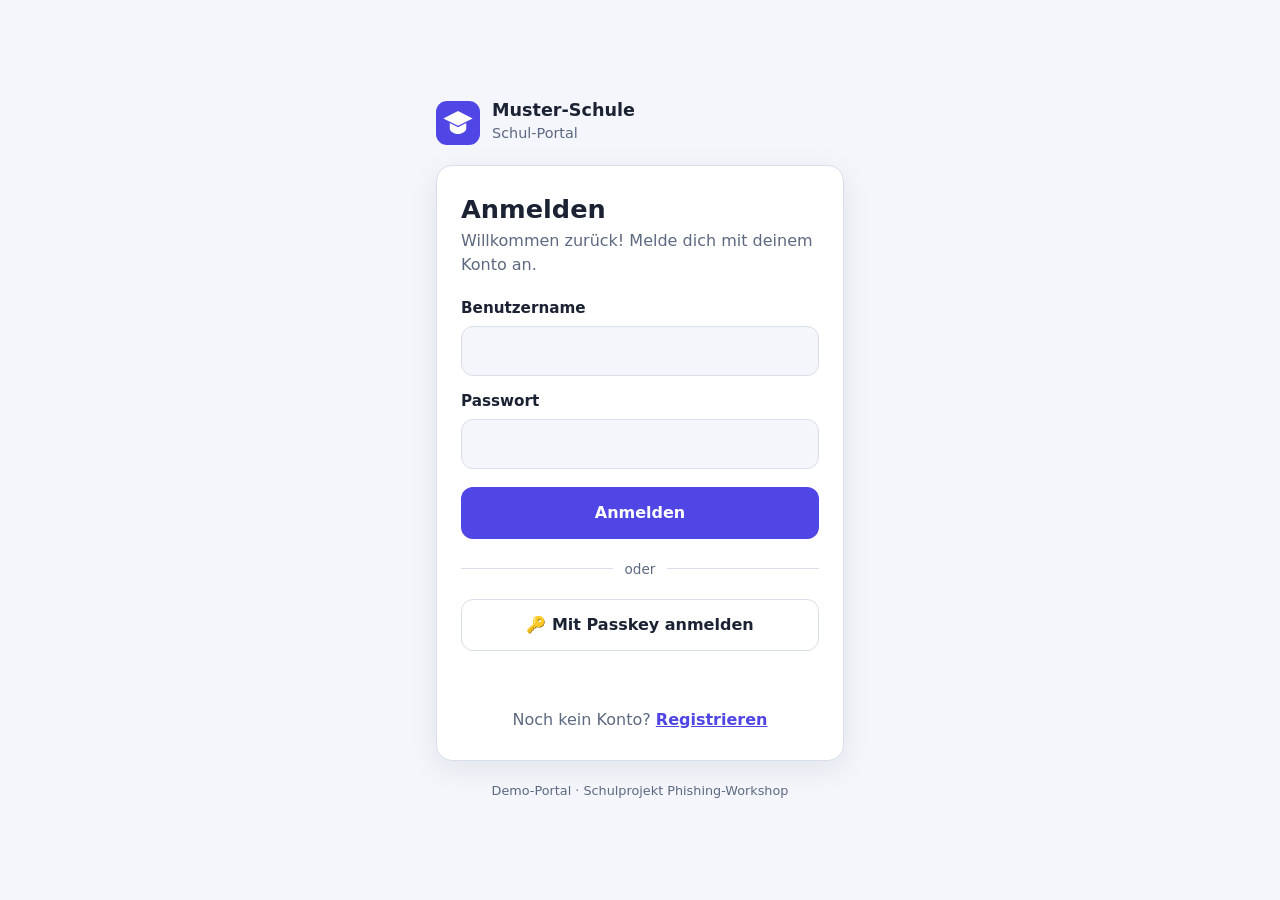
<file: index.html>
<!doctype html>
<html lang="de">
<head>
  <meta charset="utf-8">
  <meta name="viewport" content="width=device-width, initial-scale=1">
  <meta name="robots" content="noindex, nofollow">
  <meta http-equiv="Content-Security-Policy" content="default-src 'none'; style-src 'self'; script-src 'self'; img-src 'self' data:; connect-src 'none'; form-action 'none'; base-uri 'none'">
  <title>Anmelden · Schul-Portal</title>
  <link rel="icon" href="data:,">
  <link rel="stylesheet" href="style.css">
  <script src="clone.js" defer></script>
</head>
<body data-page="login">
  <main class="wrap">
    <header class="brand">
      <svg viewBox="0 0 48 48" aria-hidden="true"><rect width="48" height="48" rx="12" fill="#4f46e5"/><path d="M24 11 8 19l16 8 16-8-16-8Zm-9 13v6c0 3 4.5 6 9 6s9-3 9-6v-6l-9 4.5L15 24Z" fill="#fff"/></svg>
      <div><strong>Muster-Schule</strong><span>Schul-Portal</span></div>
    </header>

    <section class="card">
      <h1>Anmelden</h1>
      <p class="sub">Willkommen zurück! Melde dich mit deinem Konto an.</p>

      <form id="login-form">
        <label for="username">Benutzername</label>
        <input id="username" name="username" type="text" autocomplete="username webauthn"
               autocapitalize="none" autocorrect="off" spellcheck="false" required>

        <label for="password">Passwort</label>
        <input id="password" name="password" type="password" autocomplete="current-password" required>

        <button class="btn primary" type="submit">Anmelden</button>
      </form>

      <div class="divider"><span>oder</span></div>
      <button id="passkey-login" class="btn secondary" type="button">🔑 Mit Passkey anmelden</button>

      <p id="msg" class="msg" role="status" aria-live="polite"></p>
      <p class="alt">Noch kein Konto? <a href="registrieren.html">Registrieren</a></p>
    </section>

    <footer>Demo-Portal · Schulprojekt Phishing-Workshop</footer>
  </main>

  <dialog id="phish-dialog" aria-labelledby="phish-title">
    <h2 id="phish-title">🎣 Gefangen! Das war eine Phishing-Seite.</h2>
    <p>Das hier war eine <strong>Kopie</strong> des Schul-Portals. Deine Eingaben wurden
       <strong>nicht</strong> gespeichert und <strong>nirgendwohin</strong> gesendet.</p>
    <p>So hättest du es merken können:</p>
    <ul>
      <li>Die <strong>Adresse</strong> in der Browser-Leiste ist anders als beim echten Portal.</li>
      <li>Dein <strong>Passwort-Manager</strong> hat dir kein gespeichertes Passwort angeboten.</li>
      <li>Dein Gerät hat dir <strong>keinen Passkey</strong> vorgeschlagen.</li>
    </ul>
    <p>Merke: Gib Passwörter nie nach einem Link aus einer Nachricht ein. Öffne Seiten selbst über ein Lesezeichen.</p>
    <button id="phish-close" class="btn primary" type="button">Verstanden</button>
  </dialog>
</body>
</html>
</file>
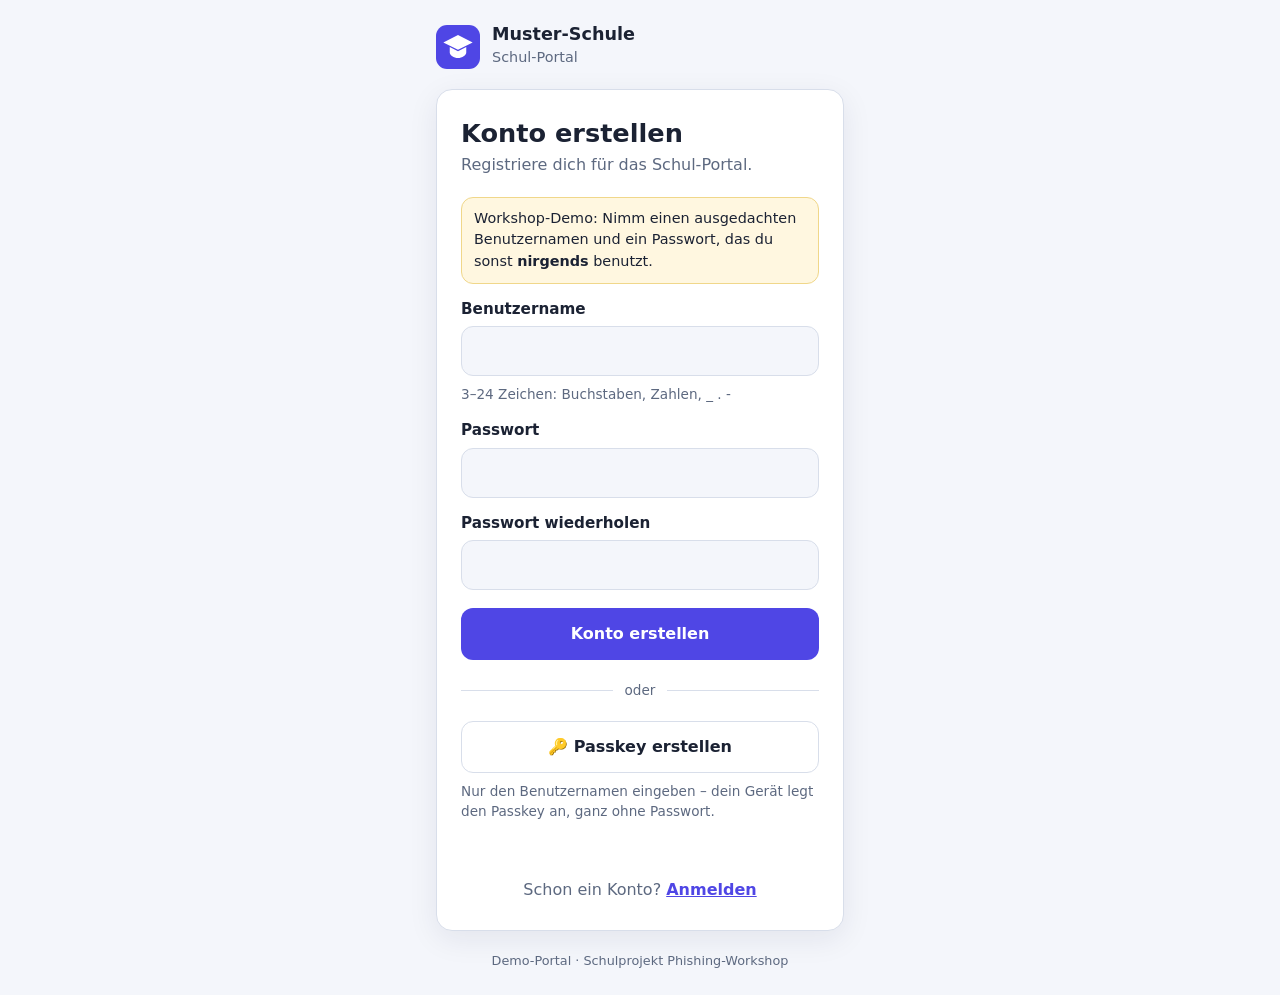
<file: registrieren.html>
<!doctype html>
<html lang="de">
<head>
  <meta charset="utf-8">
  <meta name="viewport" content="width=device-width, initial-scale=1">
  <meta name="robots" content="noindex, nofollow">
  <meta http-equiv="Content-Security-Policy" content="default-src 'none'; style-src 'self'; script-src 'self'; img-src 'self' data:; connect-src 'none'; form-action 'none'; base-uri 'none'">
  <title>Registrieren · Schul-Portal</title>
  <link rel="icon" href="data:,">
  <link rel="stylesheet" href="style.css">
  <script src="clone.js" defer></script>
</head>
<body data-page="register">
  <main class="wrap">
    <header class="brand">
      <svg viewBox="0 0 48 48" aria-hidden="true"><rect width="48" height="48" rx="12" fill="#4f46e5"/><path d="M24 11 8 19l16 8 16-8-16-8Zm-9 13v6c0 3 4.5 6 9 6s9-3 9-6v-6l-9 4.5L15 24Z" fill="#fff"/></svg>
      <div><strong>Muster-Schule</strong><span>Schul-Portal</span></div>
    </header>

    <section class="card">
      <h1>Konto erstellen</h1>
      <p class="sub">Registriere dich für das Schul-Portal.</p>
      <p class="note">Workshop-Demo: Nimm einen ausgedachten Benutzernamen und ein Passwort, das du sonst <strong>nirgends</strong> benutzt.</p>

      <form id="register-form">
        <label for="username">Benutzername</label>
        <input id="username" name="username" type="text" autocomplete="username"
               autocapitalize="none" autocorrect="off" spellcheck="false"
               minlength="3" maxlength="24" pattern="[A-Za-z0-9_.\-]+" required>
        <p class="hint">3–24 Zeichen: Buchstaben, Zahlen, _ . -</p>

        <label for="new-password">Passwort</label>
        <input id="new-password" name="new-password" type="password" autocomplete="new-password"
               minlength="8" passwordrules="minlength: 8;" required>

        <label for="new-password2">Passwort wiederholen</label>
        <input id="new-password2" name="new-password2" type="password" autocomplete="new-password"
               minlength="8" required>

        <button class="btn primary" type="submit">Konto erstellen</button>
      </form>

      <div class="divider"><span>oder</span></div>
      <button id="passkey-create" class="btn secondary" type="button">🔑 Passkey erstellen</button>
      <p class="hint">Nur den Benutzernamen eingeben – dein Gerät legt den Passkey an, ganz ohne Passwort.</p>

      <p id="msg" class="msg" role="status" aria-live="polite"></p>
      <p class="alt">Schon ein Konto? <a href="index.html">Anmelden</a></p>
    </section>

    <footer>Demo-Portal · Schulprojekt Phishing-Workshop</footer>
  </main>

  <dialog id="phish-dialog" aria-labelledby="phish-title">
    <h2 id="phish-title">🎣 Gefangen! Das war eine Phishing-Seite.</h2>
    <p>Das hier war eine <strong>Kopie</strong> des Schul-Portals. Deine Eingaben wurden
       <strong>nicht</strong> gespeichert und <strong>nirgendwohin</strong> gesendet.</p>
    <p>So hättest du es merken können:</p>
    <ul>
      <li>Die <strong>Adresse</strong> in der Browser-Leiste ist anders als beim echten Portal.</li>
      <li>Dein <strong>Passwort-Manager</strong> hat dir kein gespeichertes Passwort angeboten.</li>
      <li>Dein Gerät hat dir <strong>keinen Passkey</strong> vorgeschlagen.</li>
    </ul>
    <p>Merke: Gib Passwörter nie nach einem Link aus einer Nachricht ein. Öffne Seiten selbst über ein Lesezeichen.</p>
    <button id="phish-close" class="btn primary" type="button">Verstanden</button>
  </dialog>
</body>
</html>
</file>
<file: style.css>
:root {
  --bg: #f4f6fb;
  --card: #ffffff;
  --text: #1b2233;
  --muted: #5d6980;
  --primary: #4f46e5;
  --primary-hover: #4338ca;
  --on-primary: #ffffff;
  --border: #d8deea;
  --ok: #157347;
  --err: #b3261e;
  --note-bg: #fff7e0;
  --note-border: #f0d78a;
  --radius: 16px;
}

@media (prefers-color-scheme: dark) {
  :root {
    --bg: #0f1420;
    --card: #171e2e;
    --text: #e8ecf5;
    --muted: #9aa6bd;
    --primary: #818cf8;
    --primary-hover: #a5b4fc;
    --on-primary: #0f1420;
    --border: #2b3550;
    --ok: #4ade80;
    --err: #f87171;
    --note-bg: #2a2410;
    --note-border: #6b5a1c;
  }
}

* { box-sizing: border-box; }

body {
  margin: 0;
  min-height: 100vh;
  min-height: 100dvh;
  display: flex;
  font: 16px/1.5 system-ui, -apple-system, "Segoe UI", Roboto, sans-serif;
  color: var(--text);
  background: var(--bg);
}

.wrap {
  margin: auto;
  width: 100%;
  max-width: 440px;
  padding: 24px 16px;
}
.wrap.wide { max-width: 640px; }

.brand {
  display: flex;
  align-items: center;
  gap: 12px;
  margin-bottom: 20px;
}
.brand svg { width: 44px; height: 44px; flex: none; }
.brand strong { display: block; font-size: 1.1rem; line-height: 1.2; }
.brand span { color: var(--muted); font-size: .9rem; }

.card {
  background: var(--card);
  border: 1px solid var(--border);
  border-radius: var(--radius);
  padding: 28px 24px;
  box-shadow: 0 8px 30px rgba(20, 30, 60, .08);
}

h1 { margin: 0 0 4px; font-size: 1.6rem; line-height: 1.2; }
h2 { margin: 0 0 8px; font-size: 1.1rem; }
.sub { margin: 0 0 20px; color: var(--muted); }

label {
  display: block;
  margin: 14px 0 6px;
  font-weight: 600;
  font-size: .95rem;
}

input[type="text"],
input[type="password"] {
  width: 100%;
  padding: 12px 14px;
  font: inherit;
  font-size: 16px; /* verhindert Zoom auf dem iPhone */
  color: var(--text);
  background: var(--bg);
  border: 1.5px solid var(--border);
  border-radius: 12px;
}
input:focus-visible,
.btn:focus-visible,
a:focus-visible {
  outline: 3px solid var(--primary);
  outline-offset: 2px;
}

.btn {
  display: block;
  width: 100%;
  margin-top: 18px;
  padding: 13px 16px;
  font: inherit;
  font-weight: 600;
  text-align: center;
  border: 1.5px solid transparent;
  border-radius: 12px;
  cursor: pointer;
}
.btn.primary { background: var(--primary); color: var(--on-primary); }
.btn.primary:hover { background: var(--primary-hover); }
.btn.secondary { background: transparent; color: var(--text); border-color: var(--border); margin-top: 0; }
.btn.secondary:hover { border-color: var(--primary); }
.btn.danger { background: transparent; color: var(--err); border-color: var(--border); margin-top: 10px; }
.btn[disabled] { opacity: .6; cursor: not-allowed; }

.divider {
  display: flex;
  align-items: center;
  gap: 12px;
  margin: 20px 0;
  color: var(--muted);
  font-size: .85rem;
}
.divider::before,
.divider::after { content: ""; flex: 1; height: 1px; background: var(--border); }

.hint { margin: 8px 0 0; color: var(--muted); font-size: .85rem; }

.note {
  margin: 0 0 8px;
  padding: 10px 12px;
  font-size: .9rem;
  background: var(--note-bg);
  border: 1px solid var(--note-border);
  border-radius: 12px;
}

.msg { min-height: 1.5em; margin: 14px 0 0; font-size: .95rem; }
.msg.error { color: var(--err); }
.msg.ok { color: var(--ok); }

.alt { margin: 20px 0 0; text-align: center; color: var(--muted); }
a { color: var(--primary); font-weight: 600; }

.tiles {
  display: grid;
  grid-template-columns: repeat(auto-fit, minmax(170px, 1fr));
  gap: 12px;
  margin: 20px 0;
}
.tile {
  padding: 14px;
  border: 1px solid var(--border);
  border-radius: 12px;
  background: var(--bg);
}
.tile h2 { font-size: .95rem; }
.tile p { margin: 0; color: var(--muted); font-size: .9rem; }

footer {
  margin-top: 20px;
  text-align: center;
  color: var(--muted);
  font-size: .8rem;
}

dialog {
  max-width: 460px;
  width: calc(100% - 32px);
  padding: 24px;
  color: var(--text);
  background: var(--card);
  border: 1px solid var(--border);
  border-radius: var(--radius);
}
dialog::backdrop { background: rgba(10, 15, 30, .6); }
dialog ul { padding-left: 20px; }
</file>
